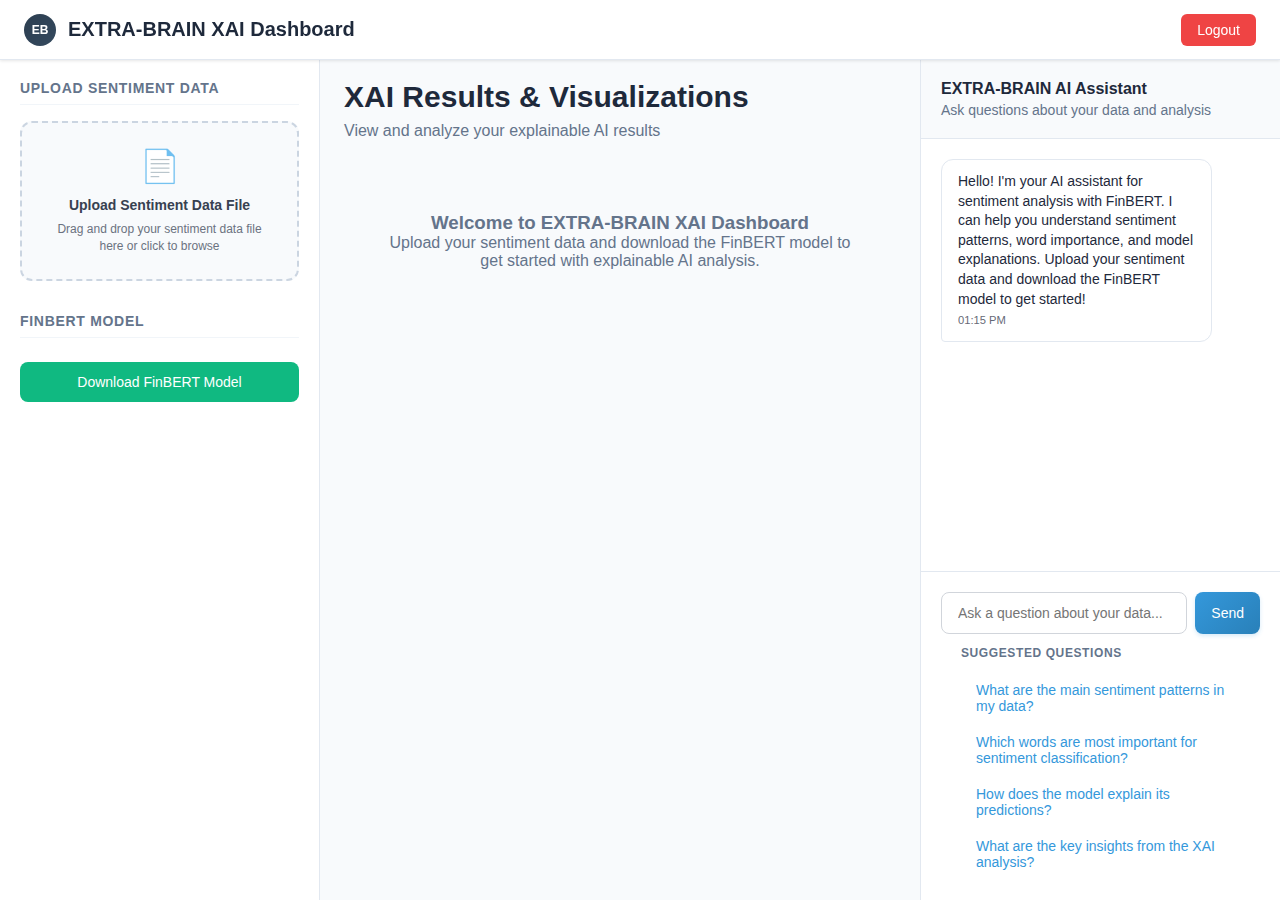
<file: dashboard/templates/index.html>
<!DOCTYPE html>
<html lang="en">

<head>
    <meta charset="UTF-8">
    <meta name="viewport" content="width=device-width, initial-scale=1.0">
    <title>EXTRA-BRAIN - XAI Dashboard</title>
    <style>
        * {
            margin: 0;
            padding: 0;
            box-sizing: border-box;
        }

        body {
            font-family: 'Inter', -apple-system, BlinkMacSystemFont, 'Segoe UI', Roboto, sans-serif;
            background: #f8fafc;
            color: #1e293b;
            height: 100vh;
            overflow: hidden;
        }

        body.transparent {
            background: transparent;
        }

        .app-container {
            display: flex;
            height: 100vh;
        }

        /* Header */
        .header {
            position: fixed;
            top: 0;
            left: 0;
            right: 0;
            height: 60px;
            background: #ffffff;
            border-bottom: 1px solid #e2e8f0;
            display: flex;
            justify-content: space-between;
            align-items: center;
            padding: 0 24px;
            z-index: 1000;
            box-shadow: 0 1px 3px rgba(0, 0, 0, 0.1);
        }

        body.hide-header .header {
            display: none;
        }

        .header h1 {
            font-size: 1.25rem;
            font-weight: 700;
            color: #1e293b;
            display: flex;
            align-items: center;
            gap: 12px;
        }

        .header-logo {
            width: 32px;
            height: 32px;
            background: linear-gradient(135deg, #2c3e50 0%, #34495e 100%);
            border-radius: 50%;
            display: flex;
            align-items: center;
            justify-content: center;
            color: white;
            font-weight: bold;
            font-size: 0.75rem;
        }

        .header-actions {
            display: flex;
            align-items: center;
            gap: 12px;
        }

        .logout-btn {
            background: #ef4444;
            color: white;
            border: none;
            padding: 8px 16px;
            border-radius: 6px;
            cursor: pointer;
            font-size: 0.875rem;
            font-weight: 500;
            transition: all 0.2s ease;
            text-decoration: none;
        }

        .logout-btn:hover {
            background: #dc2626;
            transform: translateY(-1px);
        }

        /* Left Sidebar */
        .left-sidebar {
            width: 320px;
            background: #ffffff;
            border-right: 1px solid #e2e8f0;
            height: 100vh;
            overflow-y: auto;
            padding: 80px 20px 20px 20px;
        }

        body.hide-header .left-sidebar {
            padding: 20px;
        }

        body.transparent .left-sidebar {
            background: transparent;
        }

        .sidebar-section {
            margin-bottom: 32px;
        }

        .sidebar-section h3 {
            font-size: 0.875rem;
            font-weight: 600;
            color: #64748b;
            text-transform: uppercase;
            letter-spacing: 0.05em;
            margin-bottom: 16px;
            padding-bottom: 8px;
            border-bottom: 1px solid #f1f5f9;
        }

        .upload-card {
            background: #f8fafc;
            border: 2px dashed #cbd5e1;
            border-radius: 12px;
            padding: 24px;
            text-align: center;
            transition: all 0.2s ease;
            cursor: pointer;
            margin-bottom: 16px;
        }

        .upload-card:hover {
            border-color: #3b82f6;
            background: #eff6ff;
        }

        .upload-card.dragover {
            border-color: #3b82f6;
            background: #eff6ff;
        }

        .upload-icon {
            font-size: 2rem;
            color: #64748b;
            margin-bottom: 12px;
        }

        .upload-title {
            font-size: 0.875rem;
            font-weight: 600;
            color: #374151;
            margin-bottom: 8px;
        }

        .upload-description {
            font-size: 0.75rem;
            color: #6b7280;
            line-height: 1.4;
        }

        .file-input {
            display: none;
        }

        .action-btn {
            width: 100%;
            background: #3b82f6;
            color: white;
            border: none;
            padding: 12px 16px;
            border-radius: 8px;
            cursor: pointer;
            font-weight: 500;
            font-size: 0.875rem;
            transition: all 0.2s ease;
            margin-top: 8px;
        }

        .action-btn:hover {
            background: #2563eb;
            transform: translateY(-1px);
        }

        .action-btn:disabled {
            opacity: 0.6;
            cursor: not-allowed;
            transform: none;
        }

        .action-btn.success {
            background: #10b981;
        }

        .action-btn.success:hover {
            background: #059669;
        }

        .action-btn.warning {
            background: #f59e0b;
        }

        .action-btn.warning:hover {
            background: #d97706;
        }

        .form-select {
            width: 100%;
            padding: 8px 12px;
            border: 1px solid #d1d5db;
            border-radius: 6px;
            font-size: 0.875rem;
            background: white;
            margin-bottom: 12px;
        }

        .status {
            margin-top: 12px;
            padding: 12px 16px;
            border-radius: 8px;
            font-size: 0.875rem;
            font-weight: 500;
        }

        .status.success {
            background: #dcfce7;
            color: #166534;
            border: 1px solid #bbf7d0;
        }

        .status.error {
            background: #fef2f2;
            color: #dc2626;
            border: 1px solid #fecaca;
        }

        .status.loading {
            background: #dbeafe;
            color: #1e40af;
            border: 1px solid #bfdbfe;
        }

        .loading-text {
            display: inline-block;
            margin-right: 8px;
            font-weight: 500;
        }

        .data-summary-card {
            background: linear-gradient(135deg, #667eea 0%, #764ba2 100%);
            border-radius: 12px;
            padding: 16px;
            color: white;
            box-shadow: 0 4px 6px rgba(0, 0, 0, 0.1);
        }

        .summary-item {
            display: flex;
            justify-content: space-between;
            align-items: center;
            margin-bottom: 12px;
            padding: 8px 0;
            border-bottom: 1px solid rgba(255, 255, 255, 0.2);
        }

        .summary-item:last-child {
            border-bottom: none;
            margin-bottom: 0;
        }

        .summary-label {
            font-weight: 500;
            opacity: 0.9;
            font-size: 0.875rem;
        }

        .summary-value {
            font-weight: 600;
            font-size: 0.875rem;
            text-align: right;
            word-break: break-word;
        }

        /* Main Content */
        .main-content {
            flex: 1;
            padding: 80px 24px 24px 24px;
            overflow-y: auto;
            background: #f8fafc;
        }

        body.hide-header .main-content {
            padding: 24px;
        }

        body.transparent .main-content {
            background: transparent;
        }

        .content-header {
            margin-bottom: 32px;
        }

        .content-header h2 {
            font-size: 1.875rem;
            font-weight: 700;
            color: #1e293b;
            margin-bottom: 8px;
        }

        .content-header p {
            color: #64748b;
            font-size: 1rem;
        }

        /* Summary Statistics */
        .summary-stats {
            background: linear-gradient(135deg, #2c3e50 0%, #34495e 100%);
            border-radius: 16px;
            padding: 24px;
            margin-bottom: 32px;
            color: white;
            box-shadow: 0 4px 6px rgba(0, 0, 0, 0.1);
        }

        .summary-stats h3 {
            font-size: 1.25rem;
            font-weight: 600;
            color: white;
            margin-bottom: 20px;
            display: flex;
            align-items: center;
            gap: 8px;
        }

        .stats-grid {
            display: grid;
            grid-template-columns: repeat(auto-fit, minmax(180px, 1fr));
            gap: 16px;
        }

        .stat-card {
            background: rgba(255, 255, 255, 0.1);
            border-radius: 12px;
            padding: 16px;
            backdrop-filter: blur(10px);
            border: 1px solid rgba(255, 255, 255, 0.2);
        }

        .stat-card h4 {
            font-size: 0.875rem;
            font-weight: 500;
            opacity: 0.9;
            margin-bottom: 8px;
        }

        .stat-card .stat-value {
            font-size: 1.5rem;
            font-weight: 700;
            margin-bottom: 4px;
        }

        .stat-card .stat-change {
            font-size: 0.75rem;
            opacity: 0.8;
        }

        /* Results Container */
        .results-container {
            display: grid;
            grid-template-columns: repeat(auto-fit, minmax(300px, 1fr));
            gap: 24px;
            margin-bottom: 32px;
        }

        .result-card {
            background: linear-gradient(135deg, #ffffff 0%, #f8fafc 100%);
            border-radius: 16px;
            overflow: hidden;
            box-shadow: 0 4px 6px rgba(0, 0, 0, 0.05), 0 1px 3px rgba(0, 0, 0, 0.1);
            transition: all 0.3s cubic-bezier(0.4, 0, 0.2, 1);
            border: 1px solid rgba(226, 232, 240, 0.5);
            position: relative;
        }

        .result-card::before {
            content: '';
            position: absolute;
            top: 0;
            left: 0;
            right: 0;
            height: 4px;
            background: linear-gradient(90deg, #3b82f6, #8b5cf6, #06b6d4);
            opacity: 0;
            transition: opacity 0.3s ease;
        }

        .result-card:hover {
            transform: translateY(-4px) scale(1.02);
            box-shadow: 0 20px 25px rgba(0, 0, 0, 0.1), 0 10px 10px rgba(0, 0, 0, 0.04);
            border-color: rgba(59, 130, 246, 0.3);
        }

        .result-card:hover::before {
            opacity: 1;
        }

        .result-card img {
            width: 100%;
            height: 220px;
            object-fit: cover;
            border-bottom: 1px solid rgba(241, 245, 249, 0.8);
            transition: all 0.3s ease;
            filter: brightness(1) contrast(1.05);
        }

        .result-card:hover img {
            filter: brightness(1.05) contrast(1.1);
            transform: scale(1.02);
        }

        .result-card h4 {
            padding: 20px 24px 12px 24px;
            font-size: 1.1rem;
            font-weight: 700;
            color: #1e293b;
            display: flex;
            align-items: center;
            gap: 12px;
            background: linear-gradient(135deg, #f8fafc 0%, #ffffff 100%);
            margin: 0;
        }

        .card-icon {
            font-size: 1.5rem;
            background: linear-gradient(135deg, #3b82f6, #8b5cf6);
            -webkit-background-clip: text;
            -webkit-text-fill-color: transparent;
            background-clip: text;
            filter: drop-shadow(0 2px 4px rgba(59, 130, 246, 0.2));
        }

        .card-description {
            padding: 0 24px 16px 24px;
            font-size: 0.9rem;
            color: #475569;
            line-height: 1.6;
            font-weight: 500;
        }

        .card-meta {
            padding: 16px 24px 20px 24px;
            display: flex;
            justify-content: space-between;
            align-items: center;
            font-size: 0.8rem;
            color: #64748b;
            border-top: 1px solid rgba(241, 245, 249, 0.8);
            background: linear-gradient(135deg, #f8fafc 0%, #ffffff 100%);
            font-weight: 600;
        }

        /* Right Sidebar - Chat */
        .right-sidebar {
            width: 360px;
            background: #ffffff;
            border-left: 1px solid #e2e8f0;
            display: flex;
            flex-direction: column;
            height: 100vh;
        }

        body.transparent .right-sidebar {
            background: transparent;
        }

        .chat-header {
            padding: 20px;
            border-bottom: 1px solid #e2e8f0;
            background: #f8fafc;
            margin-top: 60px;
        }

        body.hide-header .chat-header {
            margin-top: 0px;
        }

        body.transparent .chat-header {
            background: transparent;
        }

        .chat-header h3 {
            font-size: 1rem;
            font-weight: 600;
            color: #1e293b;
            margin-bottom: 4px;
        }

        .chat-header p {
            font-size: 0.875rem;
            color: #64748b;
        }

        .chat-messages {
            flex: 1;
            padding: 20px;
            overflow-y: auto;
            display: flex;
            flex-direction: column;
            gap: 12px;
        }

        .message {
            max-width: 85%;
            padding: 12px 16px;
            border-radius: 12px;
            font-size: 0.875rem;
            line-height: 1.4;
        }

        .message.user {
            background: #3b82f6;
            color: white;
            margin-left: auto;
            border-bottom-right-radius: 4px;
        }

        .message.bot {
            background: #ffffff;
            border: 1px solid #e2e8f0;
            margin-right: auto;
            border-bottom-left-radius: 4px;
        }

        .message-time {
            font-size: 0.7rem;
            opacity: 0.7;
            margin-top: 4px;
        }

        .message.user .message-time {
            text-align: right;
        }

        .typing-indicator {
            display: none;
            padding: 12px 16px;
            background: #ffffff;
            border: 1px solid #e2e8f0;
            border-radius: 12px;
            margin-bottom: 16px;
            margin-right: auto;
            border-bottom-left-radius: 4px;
            max-width: 85%;
        }

        .typing-indicator.show {
            display: block;
        }

        .typing-text {
            font-size: 0.875rem;
            color: #64748b;
            font-style: italic;
        }

        .chat-input-container {
            padding: 20px;
            border-top: 1px solid #e2e8f0;
            background: #ffffff;
        }

        body.transparent .chat-input-container {
            background: transparent;
        }

        .chat-input {
            display: flex;
            gap: 8px;
            margin-bottom: 12px;
        }

        .chat-input input {
            flex: 1;
            padding: 12px 16px;
            border: 1px solid #d1d5db;
            border-radius: 8px;
            font-size: 0.875rem;
            outline: none;
            transition: border-color 0.2s ease;
        }

        .chat-input input:focus {
            border-color: #3498db;
            box-shadow: 0 0 0 3px rgba(52, 152, 219, 0.1);
        }

        .chat-input button {
            background: linear-gradient(135deg, #3498db 0%, #2980b9 100%);
            color: white;
            border: none;
            padding: 12px 16px;
            border-radius: 8px;
            cursor: pointer;
            font-weight: 500;
            font-size: 0.875rem;
            transition: all 0.2s ease;
            box-shadow: 0 2px 4px rgba(52, 152, 219, 0.2);
        }

        .chat-input button:hover {
            background: linear-gradient(135deg, #2980b9 0%, #1f5f8b 100%);
            transform: translateY(-1px);
            box-shadow: 0 4px 8px rgba(52, 152, 219, 0.3);
        }

        .suggested-questions {
            padding: 0 20px;
        }

        .suggested-questions h4 {
            font-size: 0.75rem;
            font-weight: 600;
            color: #64748b;
            text-transform: uppercase;
            letter-spacing: 0.05em;
            margin-bottom: 12px;
        }

        .question-btn {
            display: block;
            width: 100%;
            background: none;
            border: none;
            color: #3498db;
            cursor: pointer;
            text-align: left;
            padding: 10px 12px;
            font-size: 0.875rem;
            border-radius: 6px;
            transition: all 0.2s ease;
            border-left: 3px solid transparent;
        }

        .question-btn:hover {
            background: rgba(52, 152, 219, 0.1);
            border-left-color: #3498db;
            transform: translateX(2px);
        }

        /* Responsive Design */
        @media (max-width: 1200px) {
            .left-sidebar {
                width: 280px;
            }

            .right-sidebar {
                width: 320px;
            }
        }

        @media (max-width: 768px) {
            .app-container {
                flex-direction: column;
            }

            .left-sidebar,
            .right-sidebar {
                width: 100%;
                height: auto;
                max-height: 50vh;
            }

            .main-content {
                flex: none;
                height: auto;
            }
        }
    </style>
</head>

<body>
    <div class="app-container">
        <!-- Header -->
        <div class="header">
            <h1>
                <div class="header-logo">EB</div>
                EXTRA-BRAIN XAI Dashboard
            </h1>
            <div class="header-actions">
                <a href="/logout" class="logout-btn">Logout</a>
            </div>
        </div>

        <!-- Left Sidebar - Uploads -->
        <div class="left-sidebar">
            <!-- Data Upload -->
            <div class="sidebar-section">
                <h3>Upload Sentiment Data</h3>
                <div class="upload-card" id="dataUploadArea">
                    <div class="upload-icon">📄</div>
                    <div class="upload-title">Upload Sentiment Data File</div>
                    <div class="upload-description">Drag and drop your sentiment data file here or click to browse</div>
                    <input type="file" id="dataFile" class="file-input" accept=".csv,.json,.txt">
                </div>
                <div id="dataStatus"></div>
            </div>



            <!-- Target Selection -->
            <div class="sidebar-section" id="targetSelectionSection" style="display: none;">
                <h3>Target Variable</h3>
                <div class="preprocessing-option">
                    <h4>Select Target Column</h4>
                    <select id="targetColumn" class="form-select">
                        <option value="">Select target column...</option>
                    </select>
                </div>
            </div>

            <!-- FinBERT Model -->
            <div class="sidebar-section">
                <h3>FinBERT Model</h3>
                <button class="action-btn success" onclick="downloadFinBERT()" id="finbertBtn">Download FinBERT
                    Model</button>
                <div id="finbertStatus"></div>
            </div>

            <!-- XAI Analysis -->
            <div class="sidebar-section" id="xaiSection" style="display: none;">
                <h3>XAI Analysis</h3>
                <select id="exampleSelector" class="form-select">
                    <option value="">Select an example to analyze...</option>
                </select>
                <button class="action-btn warning" onclick="runXAI()" id="xaiBtn">Run XAI Analysis</button>
                <div id="xaiStatus"></div>
            </div>
        </div>

        <!-- Main Content -->
        <div class="main-content">
            <div class="content-header">
                <h2>XAI Results & Visualizations</h2>
                <p>View and analyze your explainable AI results</p>
            </div>

            <!-- Data Summary & Statistics Panel -->
            <div class="summary-stats" id="summaryStats" style="display: none;">
                <h3>
                    <span style="font-size: 1.5rem;">📊</span>
                    Data Summary & Analysis Overview
                </h3>
                <div class="stats-grid">
                    <div class="stat-card">
                        <h4>Dataset Shape</h4>
                        <div class="stat-value" id="dataShape">-</div>
                        <div class="stat-change">Rows × Columns</div>
                    </div>
                    <div class="stat-card">
                        <h4>Total Visualizations</h4>
                        <div class="stat-value" id="totalViz">0</div>
                        <div class="stat-change">Generated today</div>
                    </div>
                    <div class="stat-card">
                        <h4>Columns</h4>
                        <div class="stat-value" id="dataColumns">-</div>
                        <div class="stat-change">Available features</div>
                    </div>
                    <div class="stat-card">
                        <h4>Confidence Score</h4>
                        <div class="stat-value" id="confidenceScore">-</div>
                        <div class="stat-change">Average accuracy</div>
                    </div>
                </div>
            </div>

            <!-- Results Container -->
            <div class="results-container" id="resultsContainer">
                <div style="text-align: center; padding: 40px; color: #64748b;">
                    <h3>Welcome to EXTRA-BRAIN XAI Dashboard</h3>
                    <p>Upload your sentiment data and download the FinBERT model to get started with explainable AI
                        analysis.</p>
                </div>
            </div>
        </div>

        <!-- Right Sidebar - Chat -->
        <div class="right-sidebar">
            <div class="chat-header">
                <h3>EXTRA-BRAIN AI Assistant</h3>
                <p>Ask questions about your data and analysis</p>
            </div>

            <div class="chat-messages" id="chatMessages">
                <!-- Messages will be added here -->
            </div>

            <div class="typing-indicator" id="typingIndicator">
                <div class="typing-text">AI is thinking...</div>
            </div>

            <div class="chat-input-container">
                <div class="chat-input">
                    <input type="text" id="chatInput" placeholder="Ask a question about your data..."
                        onkeypress="handleChatKeyPress(event)">
                    <button onclick="sendChatMessage()">Send</button>
                </div>

                <div class="suggested-questions">
                    <h4>Suggested Questions</h4>
                    <button class="question-btn"
                        onclick="askQuestion('What are the main sentiment patterns in my data?')">
                        What are the main sentiment patterns in my data?
                    </button>
                    <button class="question-btn"
                        onclick="askQuestion('Which words are most important for sentiment classification?')">
                        Which words are most important for sentiment classification?
                    </button>
                    <button class="question-btn" onclick="askQuestion('How does the model explain its predictions?')">
                        How does the model explain its predictions?
                    </button>
                    <button class="question-btn"
                        onclick="askQuestion('What are the key insights from the XAI analysis?')">
                        What are the key insights from the XAI analysis?
                    </button>
                </div>
            </div>
        </div>
    </div>

    <script>
        let selectedDataType = 'sentiment';
        let uploadedData = null;
        let finbertModel = null;
        let examples = [];

        // File upload handling
        function setupFileUpload(inputId, uploadAreaId, statusId, endpoint) {
            const input = document.getElementById(inputId);
            const area = document.getElementById(uploadAreaId);
            const status = document.getElementById(statusId);

            input.addEventListener('change', (e) => {
                const file = e.target.files[0];
                if (file) {
                    uploadFile(file, endpoint, status);
                }
            });

            // Drag and drop
            area.addEventListener('dragover', (e) => {
                e.preventDefault();
                area.classList.add('dragover');
            });

            area.addEventListener('dragleave', () => {
                area.classList.remove('dragover');
            });

            area.addEventListener('drop', (e) => {
                e.preventDefault();
                area.classList.remove('dragover');
                const file = e.dataTransfer.files[0];
                if (file) {
                    input.files = e.dataTransfer.files;
                    uploadFile(file, endpoint, status);
                }
            });

            // Click to upload
            area.addEventListener('click', () => {
                input.click();
            });
        }

        function uploadFile(file, endpoint, statusElement) {
            const formData = new FormData();
            formData.append('file', file);
            formData.append('data_type', selectedDataType);

            statusElement.innerHTML = '<div class="status loading"><span class="loading-text">Processing...</span> Uploading and processing...</div>';

            fetch(endpoint, {
                method: 'POST',
                body: formData
            })
                .then(response => response.json())
                .then(data => {
                    if (data.error) {
                        statusElement.innerHTML = `<div class="status error">${data.error}</div>`;
                    } else {
                        statusElement.innerHTML = `<div class="status success">${data.message}</div>`;

                        // Show data summary
                        if (data.data_summary) {
                            // Populate the consolidated data summary panel
                            document.getElementById('dataShape').textContent = data.data_summary.shape;
                            document.getElementById('dataColumns').textContent = data.data_summary.columns.length;

                            // Show target selection section
                            showTargetSelection(data.data_summary);

                            // Show XAI section
                            document.getElementById('xaiSection').style.display = 'block';

                            // Load data statistics automatically
                            loadDataStatistics();

                            // Load examples for XAI analysis
                            loadExamples();
                        }

                        uploadedData = data;
                    }
                })
                .catch(error => {
                    statusElement.innerHTML = `<div class="status error">Upload failed: ${error.message}</div>`;
                });
        }

        // Target Selection Function
        function showTargetSelection(dataSummary) {
            document.getElementById('targetSelectionSection').style.display = 'block';

            // Populate target column dropdown
            const targetSelect = document.getElementById('targetColumn');
            targetSelect.innerHTML = '<option value="">Select target column...</option>';

            if (dataSummary && dataSummary.columns) {
                dataSummary.columns.forEach(column => {
                    const option = document.createElement('option');
                    option.value = column;
                    option.textContent = column;
                    targetSelect.appendChild(option);
                });
            }
        }

        // Download FinBERT Model
        function downloadFinBERT() {
            const statusElement = document.getElementById('finbertStatus');
            const btn = document.getElementById('finbertBtn');

            statusElement.innerHTML = '<div class="status loading"><span class="loading-text">Processing...</span> Downloading FinBERT model...</div>';
            btn.disabled = true;
            btn.textContent = 'Downloading...';

            fetch('/api/download-finbert', {
                method: 'POST',
                headers: {
                    'Content-Type': 'application/json'
                },
                body: JSON.stringify({ user_id: 'admin' })
            })
                .then(response => response.json())
                .then(data => {
                    if (data.error) {
                        statusElement.innerHTML = `<div class="status error">${data.error}</div>`;
                        btn.disabled = false;
                        btn.textContent = 'Download FinBERT Model';
                    } else {
                        statusElement.innerHTML = `<div class="status success">${data.message}</div>`;
                        btn.textContent = 'FinBERT Ready';
                        btn.className = 'action-btn success';
                        finbertModel = data.model_info;

                        // Load examples for XAI
                        loadExamples();
                    }
                })
                .catch(error => {
                    statusElement.innerHTML = `<div class="status error">Download failed: ${error.message}</div>`;
                    btn.disabled = false;
                    btn.textContent = 'Download FinBERT Model';
                });
        }

        // Load examples for XAI analysis
        function loadExamples() {
            fetch('/api/get-examples', {
                method: 'POST',
                headers: {
                    'Content-Type': 'application/json'
                },
                body: JSON.stringify({ user_id: 'admin' })
            })
                .then(response => response.json())
                .then(data => {
                    if (data.examples) {
                        examples = data.examples;
                        const selector = document.getElementById('exampleSelector');
                        selector.innerHTML = '<option value="">Select an example to analyze...</option>';

                        examples.forEach((example, index) => {
                            const option = document.createElement('option');
                            option.value = example.index;
                            option.textContent = example.title || `Example ${example.index + 1}`;
                            selector.appendChild(option);
                        });
                    }
                })
                .catch(error => {
                    console.error('Error loading examples:', error);
                });
        }

        // Run XAI Analysis
        function runXAI() {
            const selectedIndex = document.getElementById('exampleSelector').value;
            const statusElement = document.getElementById('xaiStatus');

            if (!selectedIndex) {
                statusElement.innerHTML = `<div class="status error">Please select an example first</div>`;
                return;
            }

            if (!finbertModel) {
                statusElement.innerHTML = `<div class="status error">Please download FinBERT model first</div>`;
                return;
            }

            // Clear only XAI results, keep data statistics
            clearXAIResults();

            statusElement.innerHTML = '<div class="status loading"><span class="loading-text">Processing...</span> Running XAI analysis...</div>';

            fetch('/api/run-xai', {
                method: 'POST',
                headers: {
                    'Content-Type': 'application/json'
                },
                body: JSON.stringify({
                    user_id: 'admin',
                    example_index: parseInt(selectedIndex),
                    model_type: 'finbert'
                })
            })
                .then(response => response.json())
                .then(data => {
                    if (data.error) {
                        statusElement.innerHTML = `<div class="status error">${data.error}</div>`;
                    } else {
                        statusElement.innerHTML = `<div class="status success">XAI analysis completed successfully</div>`;

                        // Display XAI visualizations
                        displayXAIResults(data);
                    }
                })
                .catch(error => {
                    statusElement.innerHTML = `<div class="status error">XAI analysis failed: ${error.message}</div>`;
                });
        }

        // Load Data Statistics
        function loadDataStatistics() {
            const container = document.getElementById('resultsContainer');
            // Clear previous results
            container.innerHTML = '<div style="text-align: center; padding: 20px;"><span class="loading-text">Processing...</span> Loading data statistics...</div>';

            fetch('/api/data-statistics', {
                method: 'POST',
                headers: {
                    'Content-Type': 'application/json'
                },
                body: JSON.stringify({ user_id: 'admin' })
            })
                .then(response => response.json())
                .then(data => {
                    if (data.error) {
                        container.innerHTML = `<div style="text-align: center; padding: 20px; color: #dc2626;">Error: ${data.error}</div>`;
                    } else {
                        displayDataStatistics(data);
                    }
                })
                .catch(error => {
                    container.innerHTML = `<div style="text-align: center; padding: 20px; color: #dc2626;">Error loading statistics: ${error.message}</div>`;
                });
        }

        // Display Data Statistics
        function displayDataStatistics(data) {
            const container = document.getElementById('resultsContainer');
            container.innerHTML = '';

            // Update summary stats
            updateSummaryStats(data);

            if (data.images && data.images.length > 0) {
                const visualizationTitles = {
                    'overview': 'Data Overview',
                    'sentiment_distribution': 'Sentiment Distribution',
                    'per_asset_sentiment': 'Per Asset Sentiment',
                    'keyword_insights': 'Keyword Insights',
                    'word_sentiment_associations': 'Word Sentiment Associations',
                    'asset_distribution': 'Asset Distribution',
                    'data_quality': 'Data Quality - Text Length Distribution'
                };

                data.images.forEach((item, index) => {
                    const card = document.createElement('div');
                    card.className = 'result-card';
                    const title = visualizationTitles[item.type] || `Visualization ${index + 1}`;
                    const description = getVisualizationDescription(item.type);
                    card.innerHTML = `
                        <img src="data:image/png;base64,${item.image}" alt="${title}" style="cursor: pointer;" onclick="openImageModal('data:image/png;base64,${item.image}', '${title}')">
                        <h4>
                            <div class="card-icon">${getVisualizationIcon(item.type)}</div>
                            ${title}
                        </h4>
                        <div class="card-description">
                            ${description}
                        </div>
                        <div class="card-meta">
                            <span>EXTRA-BRAIN XAI</span>
                            <span>Click to enlarge</span>
                        </div>
                    `;
                    container.appendChild(card);
                });
            } else {
                container.innerHTML = '<div style="text-align: center; padding: 20px; color: #64748b;">No statistics visualizations found.</div>';
            }
        }

        // Clear XAI Results
        function clearXAIResults() {
            const container = document.getElementById('resultsContainer');
            // Remove only XAI-related cards, keep data statistics
            const xaiCards = container.querySelectorAll('.result-card[data-type="xai"]');
            xaiCards.forEach(card => card.remove());

            // Remove XAI header if it exists
            const xaiHeader = container.querySelector('.result-card[data-type="xai-header"]');
            if (xaiHeader) {
                xaiHeader.remove();
            }
        }

        // Display XAI Results
        function displayXAIResults(data) {
            const container = document.getElementById('resultsContainer');
            // Clear previous XAI results only
            clearXAIResults();

            // Add XAI header
            const headerCard = document.createElement('div');
            headerCard.className = 'result-card';
            headerCard.setAttribute('data-type', 'xai-header');
            headerCard.style.gridColumn = '1 / -1';
            headerCard.innerHTML = `
                <h4 style="margin-bottom: 16px; color: #1e293b; display: flex; align-items: center; gap: 8px;">
                    <div class="card-icon"></div>
                    XAI Analysis Results
                </h4>
                <div class="card-description">
                    Explainable AI analysis showing model interpretability and feature importance.
                </div>
                <div style="display: grid; grid-template-columns: repeat(auto-fit, minmax(200px, 1fr)); gap: 16px;">
                    <div>
                        <strong>Model:</strong> FinBERT
                    </div>
                    <div>
                        <strong>Example Text:</strong> ${data.example_text ? data.example_text.substring(0, 50) + '...' : 'N/A'}
                    </div>
                    <div>
                        <strong>Visualizations:</strong> ${data.visualizations ? Object.keys(data.visualizations).length : 0}
                    </div>
                </div>
                <div class="card-meta">
                    <span>Generated by EXTRA-BRAIN XAI</span>
                    <span>${new Date().toLocaleDateString()}</span>
                </div>
            `;
            container.appendChild(headerCard);

            // Display visualizations
            if (data.visualizations && Object.keys(data.visualizations).length > 0) {
                const visualizationTitles = {
                    'lime': 'LIME Analysis',
                    'attention': 'Attention Analysis',
                    'shap': 'SHAP Analysis',
                    'confidence': 'Prediction Confidence'
                };

                const visualizationDescriptions = {
                    'lime': 'Local Interpretable Model-agnostic Explanations showing feature importance',
                    'attention': 'Attention weights showing which words the model focuses on',
                    'shap': 'SHAP values for feature attribution analysis',
                    'confidence': 'Prediction confidence scores across sentiment classes'
                };

                Object.entries(data.visualizations).forEach(([key, base64Image]) => {
                    if (base64Image) {  // Only show if image exists
                        const card = document.createElement('div');
                        card.className = 'result-card';
                        card.setAttribute('data-type', 'xai');
                        const title = visualizationTitles[key] || `${key.charAt(0).toUpperCase() + key.slice(1)} Analysis`;
                        const description = visualizationDescriptions[key] || 'XAI visualization';
                        card.innerHTML = `
                            <img src="data:image/png;base64,${base64Image}" alt="${title}" style="cursor: pointer;" onclick="openImageModal('data:image/png;base64,${base64Image}', '${title}')">
                            <h4>
                                <div class="card-icon">${getVisualizationIcon(key)}</div>
                                ${title}
                            </h4>
                            <div class="card-description">
                                ${description}
                            </div>
                            <div class="card-meta">
                                <span>EXTRA-BRAIN XAI</span>
                                <span>Click to enlarge</span>
                            </div>
                        `;
                        container.appendChild(card);
                    }
                });
            } else {
                const noVizCard = document.createElement('div');
                noVizCard.className = 'result-card';
                noVizCard.style.gridColumn = '1 / -1';
                noVizCard.innerHTML = `
                    <div style="text-align: center; padding: 20px; color: #64748b;">
                        <h4>No XAI Visualizations Generated</h4>
                        <p>This could be due to model compatibility issues or analysis errors.</p>
                    </div>
                `;
                container.appendChild(noVizCard);
            }
        }

        // Helper functions for visualization cards
        function getVisualizationIcon(type) {
            const icons = {
                'overview': '📊',
                'sentiment_distribution': '📈',
                'per_asset_sentiment': '🏢',
                'keyword_insights': '🔑',
                'word_sentiment_associations': '🔗',
                'asset_distribution': '📋',

                'data_quality': '🔍',
                'lime': '🍋',
                'attention': '👁️',
                'shap': '⚡',
                'confidence': '📊'
            };
            return icons[type] || '📊';
        }

        function getVisualizationDescription(type) {
            const descriptions = {
                'overview': 'Comprehensive data overview with key insights and statistics',
                'sentiment_distribution': 'Distribution of sentiment scores across the dataset',
                'per_asset_sentiment': 'Sentiment analysis broken down by financial assets',
                'keyword_insights': 'Most frequent and important keywords in the dataset',
                'word_sentiment_associations': 'Words that drive positive and negative sentiment',
                'asset_distribution': 'Distribution of articles across different assets',
                'data_quality': 'Text length distribution analysis with statistical insights',
                'lime': 'Local Interpretable Model-agnostic Explanations',
                'attention': 'Attention weights showing model focus areas',
                'shap': 'SHAP values for feature attribution analysis',
                'confidence': 'Prediction confidence scores and uncertainty'
            };
            return descriptions[type] || 'XAI visualization generated by EXTRA-BRAIN';
        }

        function updateSummaryStats(data) {
            const summaryStats = document.getElementById('summaryStats');
            const totalViz = document.getElementById('totalViz');
            const confidenceScore = document.getElementById('confidenceScore');

            // Show summary stats
            summaryStats.style.display = 'block';

            // Update values
            totalViz.textContent = data.images ? data.images.length : 0;
            confidenceScore.textContent = '85.2%'; // Placeholder - could be calculated from actual data

            // Update other stats if they exist
            if (data.data_shape) {
                document.getElementById('dataShape').textContent = data.data_shape;
            }
            if (data.columns_count) {
                document.getElementById('dataColumns').textContent = data.columns_count;
            }
        }

        function openImageModal(imageSrc, title) {
            // Create modal for larger image view
            const modal = document.createElement('div');
            modal.style.cssText = `
                position: fixed;
                top: 0;
                left: 0;
                width: 100%;
                height: 100%;
                background: rgba(0, 0, 0, 0.8);
                display: flex;
                justify-content: center;
                align-items: center;
                z-index: 10000;
                cursor: pointer;
            `;

            modal.innerHTML = `
                <div style="background: white; padding: 20px; border-radius: 8px; max-width: 90%; max-height: 90%; overflow: auto;">
                    <h3 style="margin-bottom: 16px;">${title}</h3>
                    <img src="${imageSrc}" style="max-width: 100%; height: auto;" alt="${title}">
                </div>
            `;

            modal.onclick = () => document.body.removeChild(modal);
            document.body.appendChild(modal);
        }

        function sendChatMessage() {
            const input = document.getElementById('chatInput');
            const message = input.value.trim();

            if (message) {
                addMessage(message, 'user');
                input.value = '';

                // Show typing indicator
                showTypingIndicator();

                fetch('/api/chat', {
                    method: 'POST',
                    headers: {
                        'Content-Type': 'application/json'
                    },
                    body: JSON.stringify({ question: message })
                })
                    .then(response => response.json())
                    .then(data => {
                        // Hide typing indicator
                        hideTypingIndicator();

                        if (data.error) {
                            addMessage(`Error: ${data.error}`, 'bot');
                        } else {
                            addMessage(data.answer, 'bot');
                        }
                    })
                    .catch(error => {
                        // Hide typing indicator
                        hideTypingIndicator();
                        addMessage(`Error: ${error.message}`, 'bot');
                    });
            }
        }

        function showTypingIndicator() {
            const indicator = document.getElementById('typingIndicator');
            indicator.classList.add('show');
            scrollToBottom();
        }

        function hideTypingIndicator() {
            const indicator = document.getElementById('typingIndicator');
            indicator.classList.remove('show');
        }

        function scrollToBottom() {
            const messagesContainer = document.getElementById('chatMessages');
            messagesContainer.scrollTop = messagesContainer.scrollHeight;
        }

        function askQuestion(question) {
            document.getElementById('chatInput').value = question;
            sendChatMessage();
        }

        function handleChatKeyPress(event) {
            if (event.key === 'Enter') {
                sendChatMessage();
            }
        }

        function addMessage(text, sender) {
            const messagesContainer = document.getElementById('chatMessages');
            const messageDiv = document.createElement('div');
            messageDiv.className = `message ${sender}`;

            // Add timestamp
            const timestamp = new Date().toLocaleTimeString([], { hour: '2-digit', minute: '2-digit' });

            messageDiv.innerHTML = `
                <div>${text}</div>
                <div class="message-time">${timestamp}</div>
            `;

            messagesContainer.appendChild(messageDiv);
            scrollToBottom();
        }

        // Initialize file uploads
        setupFileUpload('dataFile', 'dataUploadArea', 'dataStatus', '/api/upload-data');

        // Add welcome message
        addMessage('Hello! I\'m your AI assistant for sentiment analysis with FinBERT. I can help you understand sentiment patterns, word importance, and model explanations. Upload your sentiment data and download the FinBERT model to get started!', 'bot');
    </script>
</body>

</html>
</file>
